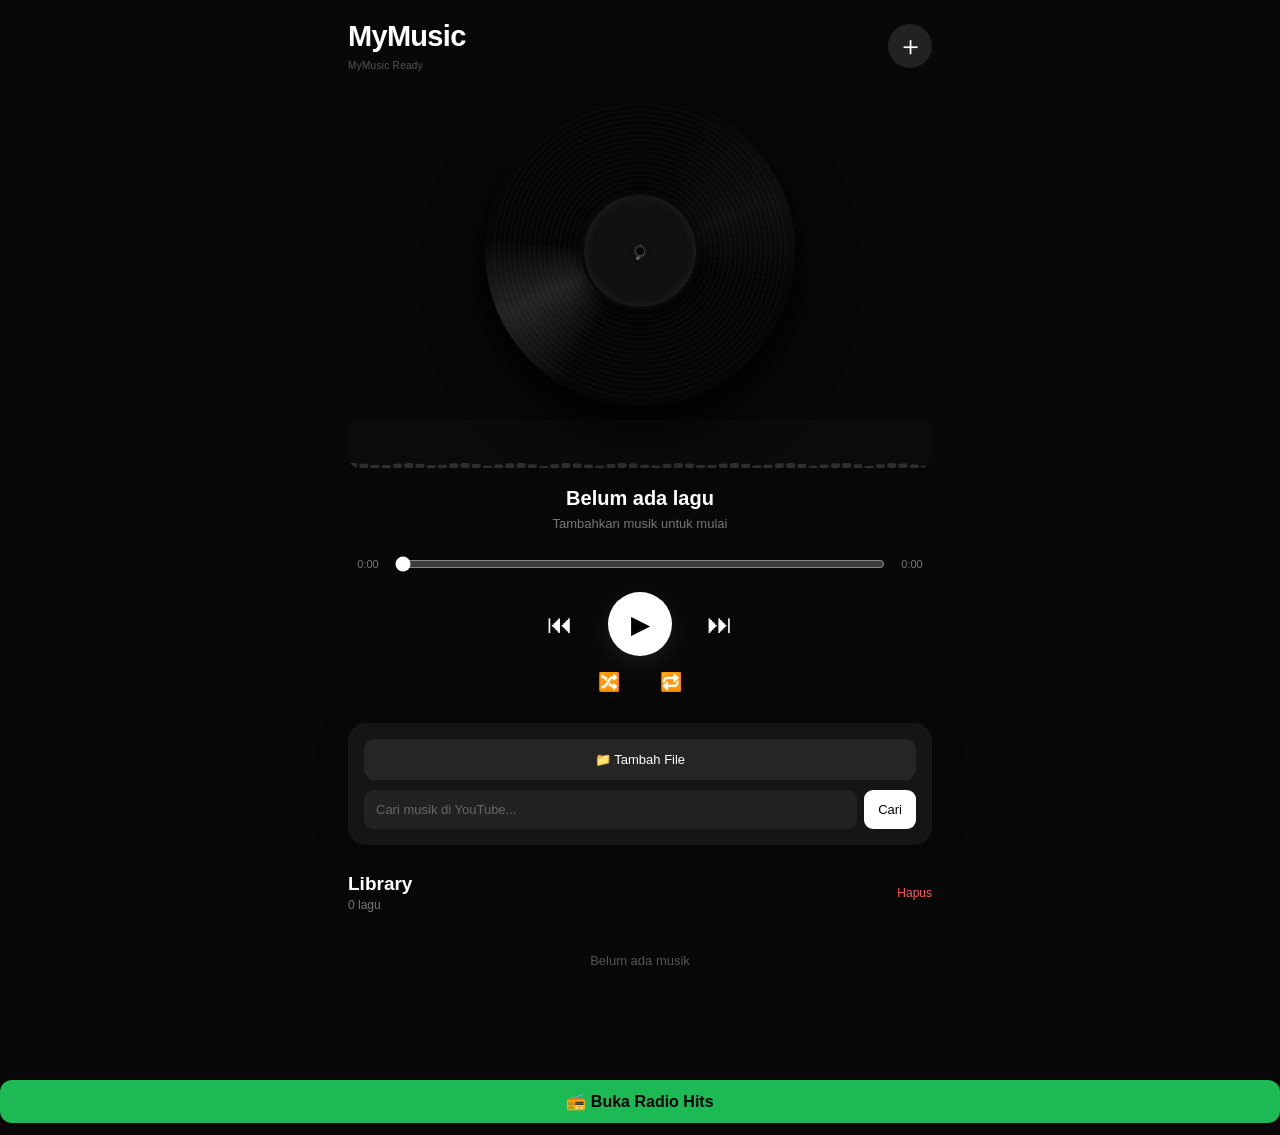
<file: index.html>
<!DOCTYPE html>
<html lang="id">
<head>
<meta charset="UTF-8">
<meta name="viewport" content="width=device-width,initial-scale=1,maximum-scale=1">
<meta name="theme-color" content="#080808">
<meta name="apple-mobile-web-app-capable" content="yes">
<meta name="apple-mobile-web-app-status-bar-style" content="black-translucent">
<meta name="apple-mobile-web-app-title" content="MyMusic">
<link rel="manifest" href="manifest.json">
<link rel="apple-touch-icon" href="icon-192.png">
<link rel="stylesheet" href="style.css">
<title>MyMusic</title>
</head>

<body>

<div class="app">

<header>
  <div>
    <h1>MyMusic</h1>
    <p id="status">Offline Music Player</p>
  </div>
  <button id="addBtn">＋</button>
</header>

<section class="player">

  <div class="cover" id="cover">♪</div>

  <h2 id="title">Belum ada lagu</h2>
  <p id="artist">Tambahkan musik untuk mulai</p>

  <div class="progress">
    <span id="cur">0:00</span>
    <input id="bar" type="range" min="0" max="100" value="0">
    <span id="dur">0:00</span>
  </div>

  <div class="controls">
    <button id="prev">⏮</button>
    <button id="play">▶</button>
    <button id="next">⏭</button>
  </div>

  <div class="sub">
    <button id="shuffle">🔀</button>
    <button id="repeat">🔁</button>
  </div>

</section>

<section id="panel">

  <label class="file">
    📁 Tambah File
    <input id="files" type="file"
      accept="audio/*,video/mp4,.mp3,.wav,.m4a,.aac"
      multiple>
  </label>

  <div class="search">
    <input id="query" placeholder="Cari musik di YouTube...">
    <button id="searchBtn">Cari</button>
  </div>

  <div id="results"></div>

</section>

<section class="library">

  <div class="libhead">
    <div>
      <h3>Library</h3>
      <small id="count">0 lagu</small>
    </div>
    <button id="clear">Hapus</button>
  </div>

  <div id="playlist"></div>

</section>

<audio id="audio" playsinline preload="metadata"></audio>
<div id="youtubePlayer"></div>

</div>

<script src="https://www.youtube.com/iframe_api"></script>
<script src="script.js"></script>

<!-- RADIO PAKAI IFRAME - 100% TERPISAH -->
<button id="btnBukaRadio" style="width:100%; padding:12px; margin:12px 0; background:#1DB954; color:#000; border:none; border-radius:12px; font-weight:700; font-size:16px;">
  📻 Buka Radio Hits
</button>

<div id="boxRadioAjg" style="display:none; background:#111; padding:12px; border-radius:16px; margin:12px 0;">
  <iframe src="https://onlineradiobox.com/id/" width="100%" height="420" frameborder="0" allow="autoplay" style="border-radius:12px;"></iframe>
  <button id="btnTutupRadio" style="width:100%; margin-top:10px; padding:8px; background:#333; color:#fff; border:none; border-radius:8px;">Tutup</button>
</div>

<script>
// JS RADIO DIPISAH BIAR GA BANTAI script.js
document.getElementById('btnBukaRadio').onclick = function(){
  document.getElementById('boxRadioAjg').style.display = 'block';
}
document.getElementById('btnTutupRadio').onclick = function(){
  document.getElementById('boxRadioAjg').style.display = 'none';
}
</script>
</body>
</html>
</file>
<file: style.css>
/* =========================================================
   MYMUSIC — PREMIUM UI
   Cocok dengan APP.JS Vinyl + Visualizer
========================================================= */

*{
    box-sizing:border-box;
    margin:0;
    padding:0;
    font-family:-apple-system,BlinkMacSystemFont,
    "SF Pro Display",sans-serif;
}

body{
    background:#080808;
    color:#fff;
    min-height:100vh;
}

button{
    border:0;
    background:none;
    color:#fff;
    cursor:pointer;
    -webkit-tap-highlight-color:transparent;
}

button:active{
    transform:scale(.94);
}

.app{
    max-width:620px;
    margin:auto;
    padding:20px 18px 70px;
}


/* =========================================================
   HEADER
========================================================= */

header,
.libhead{
    display:flex;
    justify-content:space-between;
    align-items:center;
}

header{
    margin-bottom:25px;
}

header h1{
    font-size:29px;
    font-weight:700;
    letter-spacing:-.7px;
}

header p,
small{
    color:#777;
    font-size:12px;
}

header button{
    width:44px;
    height:44px;
    border-radius:50%;
    background:#222;
    font-size:27px;
}


/* =========================================================
   PLAYER
========================================================= */

.player{
    text-align:center;
}


/*
   Cover lama disembunyikan.
   Vinyl menjadi artwork utama.
*/

.player > .cover{
    display:none;
}


/* =========================================================
   VINYL WRAPPER
========================================================= */

#vinylWrap{
    position:relative;

    width:100%;

    display:flex;
    justify-content:center;
    align-items:center;

    margin:2px auto 14px;
}


/* =========================================================
   VINYL
========================================================= */

.vinyl{
    position:relative;

    width:min(76vw,310px);
    aspect-ratio:1 / 1;

    border-radius:50%;

    background:
        radial-gradient(
            circle at 50% 50%,
            #050505 0 9%,
            #111 9.5% 10%,
            #050505 10.5% 100%
        );

    box-shadow:
        0 25px 55px rgba(0,0,0,.78),
        0 8px 22px rgba(0,0,0,.5),
        inset 0 0 35px rgba(255,255,255,.025);

    overflow:hidden;

    animation:
        vinylRotate 9s linear infinite;

    animation-play-state:paused;

    transform:translateZ(0);

    will-change:transform;
}

.vinyl.playing{
    animation-play-state:running;
}


@keyframes vinylRotate{

    from{
        transform:rotate(0deg);
    }

    to{
        transform:rotate(360deg);
    }

}


/* =========================================================
   VINYL GROOVES
========================================================= */

.vinyl::before{
    content:"";

    position:absolute;
    inset:2%;

    border-radius:50%;

    background:
        repeating-radial-gradient(
            circle at center,

            rgba(255,255,255,.035) 0px,
            rgba(255,255,255,.035) 1px,

            transparent 2px,
            transparent 5px
        );

    opacity:.8;

    pointer-events:none;

    z-index:2;
}


/* =========================================================
   VINYL LIGHT REFLECTION
========================================================= */

.vinyl::after{
    content:"";

    position:absolute;

    inset:-10%;

    border-radius:50%;

    background:
        conic-gradient(
            from 210deg,

            transparent 0deg,

            rgba(255,255,255,.12) 35deg,

            transparent 65deg,

            transparent 170deg,

            rgba(255,255,255,.035) 220deg,

            transparent 255deg
        );

    mix-blend-mode:screen;

    pointer-events:none;

    z-index:5;
}


/* =========================================================
   ALBUM ART DI TENGAH VINYL
========================================================= */

#vinylCenter{
    position:absolute;

    width:38%;
    aspect-ratio:1 / 1;

    left:50%;
    top:50%;

    transform:translate(-50%,-50%);

    border-radius:50%;

    overflow:hidden;

    background:
        radial-gradient(
            circle,
            #242424 0 8%,
            #111 9% 100%
        );

    border:3px solid #090909;

    box-shadow:
        0 5px 18px rgba(0,0,0,.8),
        inset 0 0 12px rgba(255,255,255,.08);

    display:flex;

    align-items:center;
    justify-content:center;

    color:#666;

    font-size:28px;

    z-index:6;
}


#vinylCenter img{
    width:100%;
    height:100%;

    object-fit:cover;

    display:block;
}


/* =========================================================
   CENTER HOLE
========================================================= */

#vinylCenter::after{
    content:"";

    position:absolute;

    width:8px;
    height:8px;

    left:50%;
    top:50%;

    transform:translate(-50%,-50%);

    border-radius:50%;

    background:#080808;

    border:1px solid rgba(255,255,255,.25);

    box-shadow:
        0 0 4px rgba(0,0,0,.9);

    z-index:10;
}


/* =========================================================
   VISUALIZER
========================================================= */

#viz{
    width:100%;
    height:48px;

    display:block;

    margin:2px auto 18px;

    border-radius:12px;

    background:
        linear-gradient(
            180deg,
            rgba(255,255,255,.025),
            rgba(255,255,255,.01)
        );

    box-shadow:
        inset 0 0 18px rgba(0,0,0,.55);
}


/* =========================================================
   TITLE / ARTIST
========================================================= */

#title{
    font-size:20px;
    font-weight:700;

    line-height:1.25;

    overflow:hidden;
    text-overflow:ellipsis;
    white-space:nowrap;

    padding:0 10px;
}

#artist{
    color:#777;

    margin-top:5px;

    font-size:13px;

    overflow:hidden;
    text-overflow:ellipsis;
    white-space:nowrap;

    padding:0 15px;
}


/* =========================================================
   STATUS
========================================================= */

#status{
    display:block;

    margin-top:7px;

    color:#555;

    font-size:10px;

    letter-spacing:.3px;
}


/* =========================================================
   PROGRESS
========================================================= */

.progress{
    display:grid;

    grid-template-columns:40px 1fr 40px;

    gap:7px;

    align-items:center;

    margin-top:25px;
}

.progress span{
    font-size:11px;
    color:#777;
}

input[type=range]{
    width:100%;

    accent-color:white;

    cursor:pointer;
}


/* =========================================================
   PLAYER CONTROLS
========================================================= */

.controls{
    display:flex;

    justify-content:center;
    align-items:center;

    gap:35px;

    margin-top:20px;
}

.controls button{
    font-size:26px;

    transition:
        transform .15s ease,
        opacity .15s ease;
}

.controls button:active{
    transform:scale(.86);
}

#play{
    width:64px;
    height:64px;

    border-radius:50%;

    background:#fff;

    color:#000;

    font-size:25px;

    box-shadow:
        0 8px 25px rgba(255,255,255,.08);
}


/* =========================================================
   SECONDARY CONTROLS
========================================================= */

.sub{
    display:flex;

    justify-content:center;

    gap:40px;

    margin-top:15px;
}

.sub button{
    color:#777;

    font-size:18px;

    transition:
        color .2s ease,
        transform .15s ease;
}

.sub .on{
    color:#fff;
}


/* =========================================================
   ADD / SEARCH PANEL
========================================================= */

#panel{
    margin-top:30px;

    padding:16px;

    background:#151515;

    border-radius:18px;

    box-shadow:
        0 10px 30px rgba(0,0,0,.25);
}


/* =========================================================
   FILE BUTTON
========================================================= */

.file{
    display:block;

    text-align:center;

    background:#252525;

    padding:13px;

    border-radius:11px;

    cursor:pointer;

    font-size:13px;

    transition:
        background .2s ease,
        transform .15s ease;
}

.file:active{
    transform:scale(.98);
}

.file input{
    display:none;
}


/* =========================================================
   SEARCH
========================================================= */

.search{
    display:flex;

    gap:7px;

    margin-top:10px;
}

.search input{
    flex:1;

    min-width:0;

    background:#222;

    color:#fff;

    border:0;

    outline:0;

    padding:12px;

    border-radius:9px;

    font-size:13px;
}

.search input::placeholder{
    color:#666;
}

.search button{
    background:#fff;

    color:#000;

    padding:0 14px;

    border-radius:9px;

    font-size:13px;
}


/* =========================================================
   YOUTUBE RESULTS
========================================================= */

.result-head{
    display:flex;

    justify-content:space-between;

    align-items:center;

    padding:8px 0 12px;

    color:#aaa;

    font-size:13px;
}

.result-head button{
    width:30px;
    height:30px;

    border-radius:50%;

    background:#252525;

    color:#aaa;

    font-size:14px;
}

.result-head button:active{
    transform:scale(.9);
}


.result{
    display:flex;

    gap:10px;

    padding:10px 0;

    border-bottom:1px solid #292929;
}

.result img{
    width:110px;
    height:62px;

    object-fit:cover;

    border-radius:7px;

    flex-shrink:0;
}

.ri{
    min-width:0;

    flex:1;
}

.ri b{
    font-size:13px;

    display:block;

    overflow:hidden;

    text-overflow:ellipsis;

    white-space:nowrap;
}

.ri small{
    display:block;

    margin-top:4px;

    overflow:hidden;

    text-overflow:ellipsis;

    white-space:nowrap;
}

.ri button{
    background:#252525;

    padding:5px 8px;

    border-radius:7px;

    font-size:10px;

    margin-top:6px;
}

.ri .p{
    background:#fff;

    color:#000;
}


/* =========================================================
   LIBRARY
========================================================= */

.library{
    margin-top:28px;
}

.libhead{
    margin-bottom:10px;
}

.libhead h3{
    font-size:19px;
}

#clear{
    color:#ff5b5b;

    font-size:12px;
}


/* =========================================================
   SONG ITEM
========================================================= */

.song{
    display:flex;

    align-items:center;

    gap:10px;

    padding:10px 4px;

    border-bottom:1px solid #1c1c1c;

    transition:
        background .2s ease;
}

.song.current{
    background:#171717;

    border-radius:9px;
}


/* =========================================================
   SONG THUMBNAIL
========================================================= */

.sc{
    width:50px;
    height:50px;

    flex-shrink:0;

    border-radius:10px;

    background:#222;

    display:flex;

    align-items:center;
    justify-content:center;

    overflow:hidden;

    font-size:22px;

    color:#777;
}

.sc img{
    width:100%;
    height:100%;

    object-fit:cover;
}


/* =========================================================
   SONG INFO
========================================================= */

.si{
    flex:1;

    min-width:0;
}

.si b{
    display:block;

    font-size:14px;

    white-space:nowrap;

    overflow:hidden;

    text-overflow:ellipsis;
}

.si small{
    display:block;

    margin-top:4px;

    white-space:nowrap;

    overflow:hidden;

    text-overflow:ellipsis;
}


/* =========================================================
   DELETE
========================================================= */

.del{
    width:35px;
    height:35px;

    flex-shrink:0;

    border-radius:50%;

    background:#202020;

    color:#ff5b5b;

    font-size:17px;
}


/* =========================================================
   EMPTY
========================================================= */

.empty{
    text-align:center;

    color:#555;

    padding:30px 10px;

    font-size:13px;
}


/* =========================================================
   YOUTUBE HIDDEN PLAYER
========================================================= */

#youtubePlayer{
    position:fixed;

    left:-1000px;
    top:-1000px;

    width:1px;
    height:1px;

    opacity:0;

    pointer-events:none;
}


/* =========================================================
   PANEL OPEN
========================================================= */

#panel{
    overflow:hidden;
}


/* =========================================================
   MOBILE
========================================================= */

@media(max-width:500px){

    .app{
        padding:16px 15px 60px;
    }


    header{
        margin-bottom:20px;
    }


    header h1{
        font-size:27px;
    }


    .vinyl{
        width:72vw;
        max-width:280px;
    }


    #viz{
        height:44px;

        margin-bottom:16px;
    }


    #title{
        font-size:18px;
    }


    .controls{
        gap:30px;
    }


    #play{
        width:62px;
        height:62px;
    }


    .result img{
        width:100px;
        height:57px;
    }

}


/* =========================================================
   VERY SMALL SCREEN
========================================================= */

@media(max-width:360px){

    .vinyl{
        width:68vw;
    }


    #viz{
        height:40px;
    }


    .controls{
        gap:24px;
    }


    .controls button{
        font-size:23px;
    }

}


/* =========================================================
   REDUCED MOTION
========================================================= */

@media(prefers-reduced-motion:reduce){

    .vinyl{
        animation:none;
    }

}
</file>
